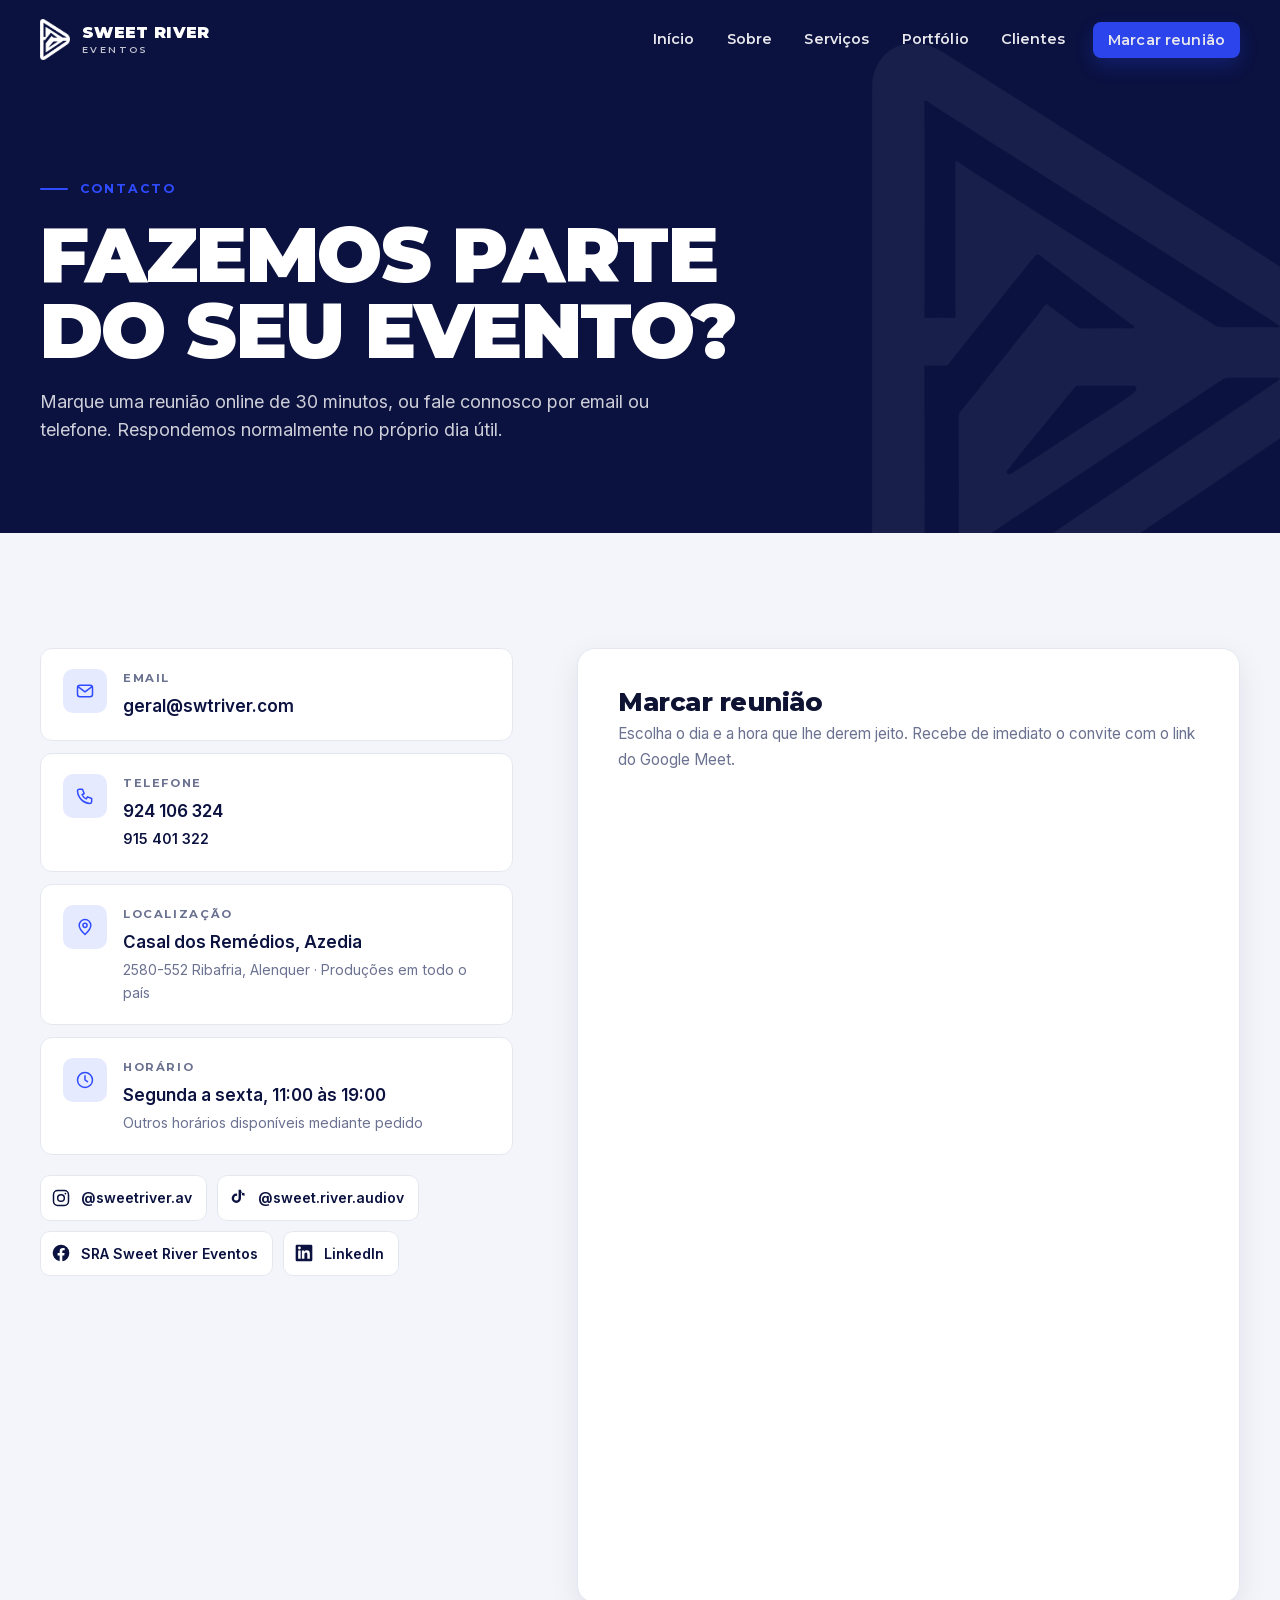
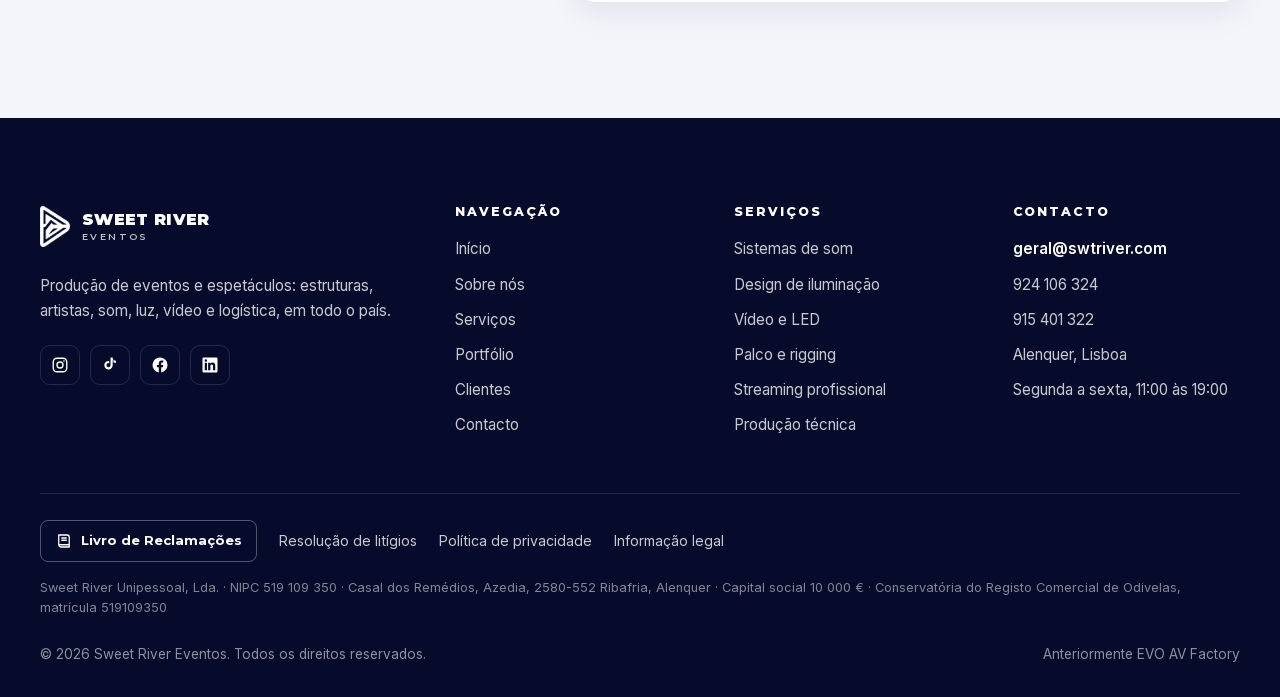
<file: contacto.html>
<!DOCTYPE html>
<html lang="pt">
<head>
  <meta charset="UTF-8" />
  <meta name="viewport" content="width=device-width, initial-scale=1.0" />
  <title>Contacto | Sweet River Eventos</title>
  <meta name="description" content="Marque uma reunião online com a Sweet River Eventos. Produção completa de eventos e espetáculos: estruturas, artistas, som, luz, vídeo e logística. Alenquer, Lisboa. 924 106 324 · geral@swtriver.com" />
  <link rel="canonical" href="https://swtriver.com/contacto.html" />
  <meta property="og:type" content="website" />
  <meta property="og:locale" content="pt_PT" />
  <meta property="og:site_name" content="Sweet River Eventos" />
  <meta property="og:title" content="Contacto | Sweet River Eventos" />
  <meta property="og:description" content="Fazemos parte do seu evento? Marque uma reunião online de 30 minutos." />
  <meta property="og:url" content="https://swtriver.com/contacto.html" />
  <meta property="og:image" content="https://swtriver.com/imagens/fotos/og-image.jpg" />
  <meta name="theme-color" content="#0b1240" />
  <link rel="icon" type="image/png" sizes="32x32" href="imagens/logo/favicon-32.png" />
  <link rel="icon" type="image/png" sizes="512x512" href="imagens/logo/favicon-512.png" />
  <link rel="apple-touch-icon" href="imagens/logo/apple-touch-icon.png" />
  <link rel="preload" href="assets/fonts/montserrat-latin.woff2" as="font" type="font/woff2" crossorigin />
  <link rel="preload" href="assets/fonts/inter-latin.woff2" as="font" type="font/woff2" crossorigin />
  <link rel="stylesheet" href="assets/css/fonts.css?v=20261106h" />
  <link rel="stylesheet" href="assets/css/style.css?v=20261106h" />
  <script>document.documentElement.classList.add('js');</script>
</head>
<body>
  <a class="skip-link" href="#conteudo">Saltar para o conteúdo</a>

  <nav class="nav" id="nav" aria-label="Navegação principal">
    <div class="container nav__row">
      <a href="index.html" class="brand" aria-label="Sweet River Eventos, início">
        <span class="brand__mark" aria-hidden="true"></span>
        <span class="brand__text"><span class="brand__name">Sweet River</span><span class="brand__sub">Eventos</span></span>
      </a>
      <button class="nav__toggle" id="navToggle" aria-expanded="false" aria-controls="navLinks" aria-label="Abrir menu"><span></span><span></span><span></span></button>
      <ul class="nav__links" id="navLinks">
        <li><a href="index.html">Início</a></li>
        <li><a href="index.html#sobre">Sobre</a></li>
        <li><a href="index.html#servicos">Serviços</a></li>
        <li><a href="portfolio.html">Portfólio</a></li>
        <li><a href="index.html#clientes">Clientes</a></li>
        <li><a href="#reuniao" class="btn btn--primary nav__cta" aria-current="page">Marcar reunião</a></li>
      </ul>
    </div>
  </nav>

  <main id="conteudo">
    <header class="page-head">
      <div class="container">
        <p class="eyebrow" data-reveal>Contacto</p>
        <h1 class="h-display" data-reveal style="--d:.06s">Fazemos parte do seu evento?</h1>
        <p class="lead" data-reveal style="--d:.12s">Marque uma reunião online de 30 minutos, ou fale connosco por email ou telefone. Respondemos normalmente no próprio dia útil.</p>
      </div>
    </header>

    <section class="section section--alt">
      <div class="container contact__grid">

        <div>
          <div class="info-list">
            <div class="info" data-reveal>
              <div class="info__icon" aria-hidden="true"><svg viewBox="0 0 24 24" fill="none"><rect x="3" y="5" width="18" height="14" rx="3" stroke="currentColor" stroke-width="1.8"/><path d="M4 7l8 6 8-6" stroke="currentColor" stroke-width="1.8" stroke-linecap="round" stroke-linejoin="round"/></svg></div>
              <div><span class="info__label">Email</span><a href="mailto:geral@swtriver.com">geral@swtriver.com</a></div>
            </div>
            <div class="info" data-reveal style="--d:.06s">
              <div class="info__icon" aria-hidden="true"><svg viewBox="0 0 24 24" fill="none"><path d="M5 4h4l2 5-2.5 1.5a11 11 0 0 0 5 5L15 13l5 2v4a2 2 0 0 1-2 2A16 16 0 0 1 3 6a2 2 0 0 1 2-2z" stroke="currentColor" stroke-width="1.8" stroke-linecap="round" stroke-linejoin="round"/></svg></div>
              <div><span class="info__label">Telefone</span><a href="tel:+351924106324">924 106 324</a><small><a href="tel:+351915401322">915 401 322</a></small></div>
            </div>
            <div class="info" data-reveal style="--d:.12s">
              <div class="info__icon" aria-hidden="true"><svg viewBox="0 0 24 24" fill="none"><path d="M12 21s7-6.2 7-11a7 7 0 1 0-14 0c0 4.8 7 11 7 11z" stroke="currentColor" stroke-width="1.8" stroke-linejoin="round"/><circle cx="12" cy="10" r="2.5" stroke="currentColor" stroke-width="1.8"/></svg></div>
              <div><span class="info__label">Localização</span><strong>Casal dos Remédios, Azedia</strong><small>2580-552 Ribafria, Alenquer · Produções em todo o país</small></div>
            </div>
            <div class="info" data-reveal style="--d:.18s">
              <div class="info__icon" aria-hidden="true"><svg viewBox="0 0 24 24" fill="none"><circle cx="12" cy="12" r="9" stroke="currentColor" stroke-width="1.8"/><path d="M12 7v5l3 2" stroke="currentColor" stroke-width="1.8" stroke-linecap="round" stroke-linejoin="round"/></svg></div>
              <div><span class="info__label">Horário</span><strong>Segunda a sexta, 11:00 às 19:00</strong><small>Outros horários disponíveis mediante pedido</small></div>
            </div>
          </div>

          <div class="socials" data-reveal style="--d:.24s" aria-label="Redes sociais">
            <a href="https://www.instagram.com/sweetriver.av/" target="_blank" rel="noopener"><svg viewBox="0 0 24 24" fill="none" aria-hidden="true"><rect x="3" y="3" width="18" height="18" rx="5" stroke="currentColor" stroke-width="1.8"/><circle cx="12" cy="12" r="4" stroke="currentColor" stroke-width="1.8"/><circle cx="17.3" cy="6.7" r="1.1" fill="currentColor"/></svg>@sweetriver.av</a>
            <a href="https://www.tiktok.com/@sweet.river.audiov" target="_blank" rel="noopener"><svg viewBox="0 0 24 24" fill="currentColor" aria-hidden="true"><path d="M16.6 5.8a4.3 4.3 0 0 1-1-.1v6.6a5.6 5.6 0 1 1-5.6-5.6c.3 0 .6 0 .9.1v2.9a2.7 2.7 0 1 0 1.8 2.6V2h2.9a4.3 4.3 0 0 0 4.3 4.3v2.9a7.2 7.2 0 0 1-3.3-.8z"/></svg>@sweet.river.audiov</a>
            <a href="https://www.facebook.com/search/pages/?q=SRA%20Sweet%20River%20Eventos" target="_blank" rel="noopener"><svg viewBox="0 0 24 24" fill="currentColor" aria-hidden="true"><path d="M22 12a10 10 0 1 0-11.6 9.9v-7H7.9V12h2.5V9.8c0-2.5 1.5-3.9 3.8-3.9 1.1 0 2.2.2 2.2.2v2.5h-1.3c-1.2 0-1.6.8-1.6 1.6V12h2.8l-.4 2.9h-2.3v7A10 10 0 0 0 22 12z"/></svg>SRA Sweet River Eventos</a>
            <a href="https://www.linkedin.com/search/results/companies/?keywords=SRA%20Sweet%20River%20Eventos" target="_blank" rel="noopener"><svg viewBox="0 0 24 24" fill="currentColor" aria-hidden="true"><path d="M20.4 2H3.6A1.6 1.6 0 0 0 2 3.6v16.8A1.6 1.6 0 0 0 3.6 22h16.8a1.6 1.6 0 0 0 1.6-1.6V3.6A1.6 1.6 0 0 0 20.4 2zM8 19H5V9h3zM6.5 7.7A1.7 1.7 0 1 1 8.2 6a1.7 1.7 0 0 1-1.7 1.7zM19 19h-3v-4.9c0-1.2 0-2.7-1.6-2.7s-1.9 1.3-1.9 2.6V19h-3V9h2.9v1.4a3.2 3.2 0 0 1 2.9-1.6c3.1 0 3.7 2 3.7 4.7z"/></svg>LinkedIn</a>
          </div>
        </div>

        <div class="booking-card" id="reuniao" data-reveal style="--d:.1s">
          <div class="booking-card__head">
            <h2>Marcar reunião</h2>
            <p>Escolha o dia e a hora que lhe derem jeito. Recebe de imediato o convite com o link do Google Meet.</p>
          </div>
          <iframe src="https://calendar.google.com/calendar/appointments/schedules/AcZssZ2dxiLxt9Z3PYQD8b67V5HNtiJbDsd3cSq2D1EoiRdAi0SQQ4Rsc4NX3Q77rBlpBlhRh99kxcdv?gv=true" title="Marcar reunião com a Sweet River Eventos" loading="lazy"></iframe>
        </div>

      </div>
    </section>

  </main>

  <footer class="footer">
    <div class="container">
      <div class="footer__grid">
        <div>
          <a href="index.html" class="brand" aria-label="Sweet River Eventos">
            <span class="brand__mark" aria-hidden="true"></span>
            <span class="brand__text"><span class="brand__name">Sweet River</span><span class="brand__sub">Eventos</span></span>
          </a>
          <p class="footer__tagline">Produção de eventos e espetáculos: estruturas, artistas, som, luz, vídeo e logística, em todo o país.</p>
          <div class="footer__social">
            <a href="https://www.instagram.com/sweetriver.av/" target="_blank" rel="noopener" aria-label="Instagram"><svg viewBox="0 0 24 24" fill="none" aria-hidden="true"><rect x="3" y="3" width="18" height="18" rx="5" stroke="currentColor" stroke-width="1.8"/><circle cx="12" cy="12" r="4" stroke="currentColor" stroke-width="1.8"/><circle cx="17.3" cy="6.7" r="1.1" fill="currentColor"/></svg></a>
            <a href="https://www.tiktok.com/@sweet.river.audiov" target="_blank" rel="noopener" aria-label="TikTok"><svg viewBox="0 0 24 24" fill="currentColor" aria-hidden="true"><path d="M16.6 5.8a4.3 4.3 0 0 1-1-.1v6.6a5.6 5.6 0 1 1-5.6-5.6c.3 0 .6 0 .9.1v2.9a2.7 2.7 0 1 0 1.8 2.6V2h2.9a4.3 4.3 0 0 0 4.3 4.3v2.9a7.2 7.2 0 0 1-3.3-.8z"/></svg></a>
            <a href="https://www.facebook.com/search/pages/?q=SRA%20Sweet%20River%20Eventos" target="_blank" rel="noopener" aria-label="Facebook"><svg viewBox="0 0 24 24" fill="currentColor" aria-hidden="true"><path d="M22 12a10 10 0 1 0-11.6 9.9v-7H7.9V12h2.5V9.8c0-2.5 1.5-3.9 3.8-3.9 1.1 0 2.2.2 2.2.2v2.5h-1.3c-1.2 0-1.6.8-1.6 1.6V12h2.8l-.4 2.9h-2.3v7A10 10 0 0 0 22 12z"/></svg></a>
            <a href="https://www.linkedin.com/search/results/companies/?keywords=SRA%20Sweet%20River%20Eventos" target="_blank" rel="noopener" aria-label="LinkedIn"><svg viewBox="0 0 24 24" fill="currentColor" aria-hidden="true"><path d="M20.4 2H3.6A1.6 1.6 0 0 0 2 3.6v16.8A1.6 1.6 0 0 0 3.6 22h16.8a1.6 1.6 0 0 0 1.6-1.6V3.6A1.6 1.6 0 0 0 20.4 2zM8 19H5V9h3zM6.5 7.7A1.7 1.7 0 1 1 8.2 6a1.7 1.7 0 0 1-1.7 1.7zM19 19h-3v-4.9c0-1.2 0-2.7-1.6-2.7s-1.9 1.3-1.9 2.6V19h-3V9h2.9v1.4a3.2 3.2 0 0 1 2.9-1.6c3.1 0 3.7 2 3.7 4.7z"/></svg></a>
          </div>
        </div>
        <div>
          <h4>Navegação</h4>
          <ul class="footer__links">
            <li><a href="index.html">Início</a></li>
            <li><a href="index.html#sobre">Sobre nós</a></li>
            <li><a href="index.html#servicos">Serviços</a></li>
            <li><a href="portfolio.html">Portfólio</a></li>
            <li><a href="index.html#clientes">Clientes</a></li>
            <li><a href="contacto.html">Contacto</a></li>
          </ul>
        </div>
        <div>
          <h4>Serviços</h4>
          <ul class="footer__links">
            <li><a href="index.html#servicos">Sistemas de som</a></li>
            <li><a href="index.html#servicos">Design de iluminação</a></li>
            <li><a href="index.html#servicos">Vídeo e LED</a></li>
            <li><a href="index.html#servicos">Palco e rigging</a></li>
            <li><a href="index.html#servicos">Streaming profissional</a></li>
            <li><a href="index.html#servicos">Produção técnica</a></li>
          </ul>
        </div>
        <div>
          <h4>Contacto</h4>
          <ul class="footer__links">
            <li><a href="mailto:geral@swtriver.com"><strong>geral@swtriver.com</strong></a></li>
            <li><a href="tel:+351924106324">924 106 324</a></li>
            <li><a href="tel:+351915401322">915 401 322</a></li>
            <li>Alenquer, Lisboa</li>
            <li>Segunda a sexta, 11:00 às 19:00</li>
          </ul>
        </div>
      </div>
      <div class="footer__legal">
        <ul class="footer__legal-links">
          <li><a class="footer__lr" href="https://www.livroreclamacoes.pt/" target="_blank" rel="noopener"><svg viewBox="0 0 24 24" fill="none" aria-hidden="true"><path d="M5 4h11a3 3 0 0 1 3 3v13H8a3 3 0 0 1-3-3V4zM5 17h14M9 8h6M9 11h6" stroke="currentColor" stroke-width="1.7" stroke-linecap="round" stroke-linejoin="round"/></svg>Livro de Reclamações</a></li>
          <li><a href="legal.html#ral">Resolução de litígios</a></li>
          <li><a href="legal.html#privacidade">Política de privacidade</a></li>
          <li><a href="legal.html">Informação legal</a></li>
        </ul>
        <p>Sweet River Unipessoal, Lda. · NIPC 519 109 350 · Casal dos Remédios, Azedia, 2580-552 Ribafria, Alenquer · Capital social 10 000 € · Conservatória do Registo Comercial de Odivelas, matrícula 519109350</p>
      </div>
      <div class="footer__bottom">
        <span>© <span data-year>2026</span> Sweet River Eventos. Todos os direitos reservados.</span>
        <span>Anteriormente EVO AV Factory</span>
      </div>
    </div>
  </footer>

  <script src="assets/js/main.js?v=20261106h" defer></script>
</body>
</html>
</file>
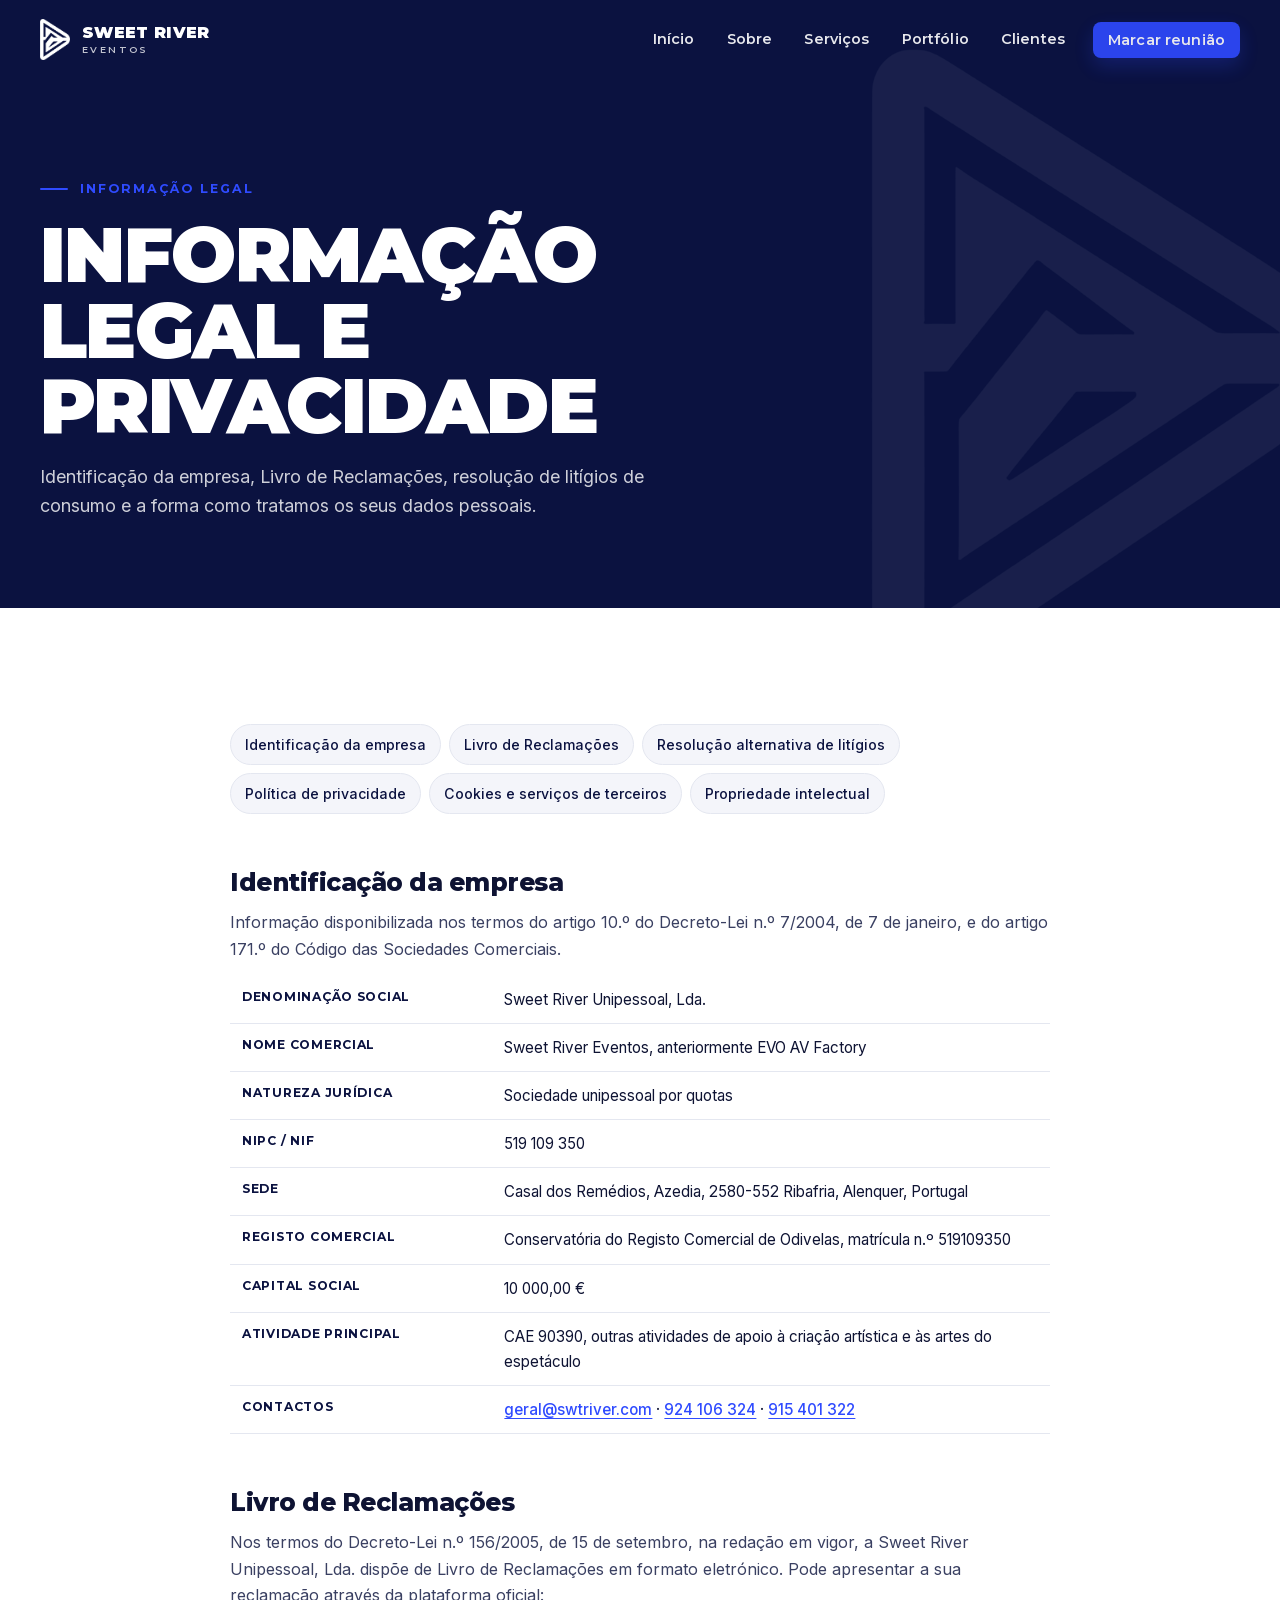
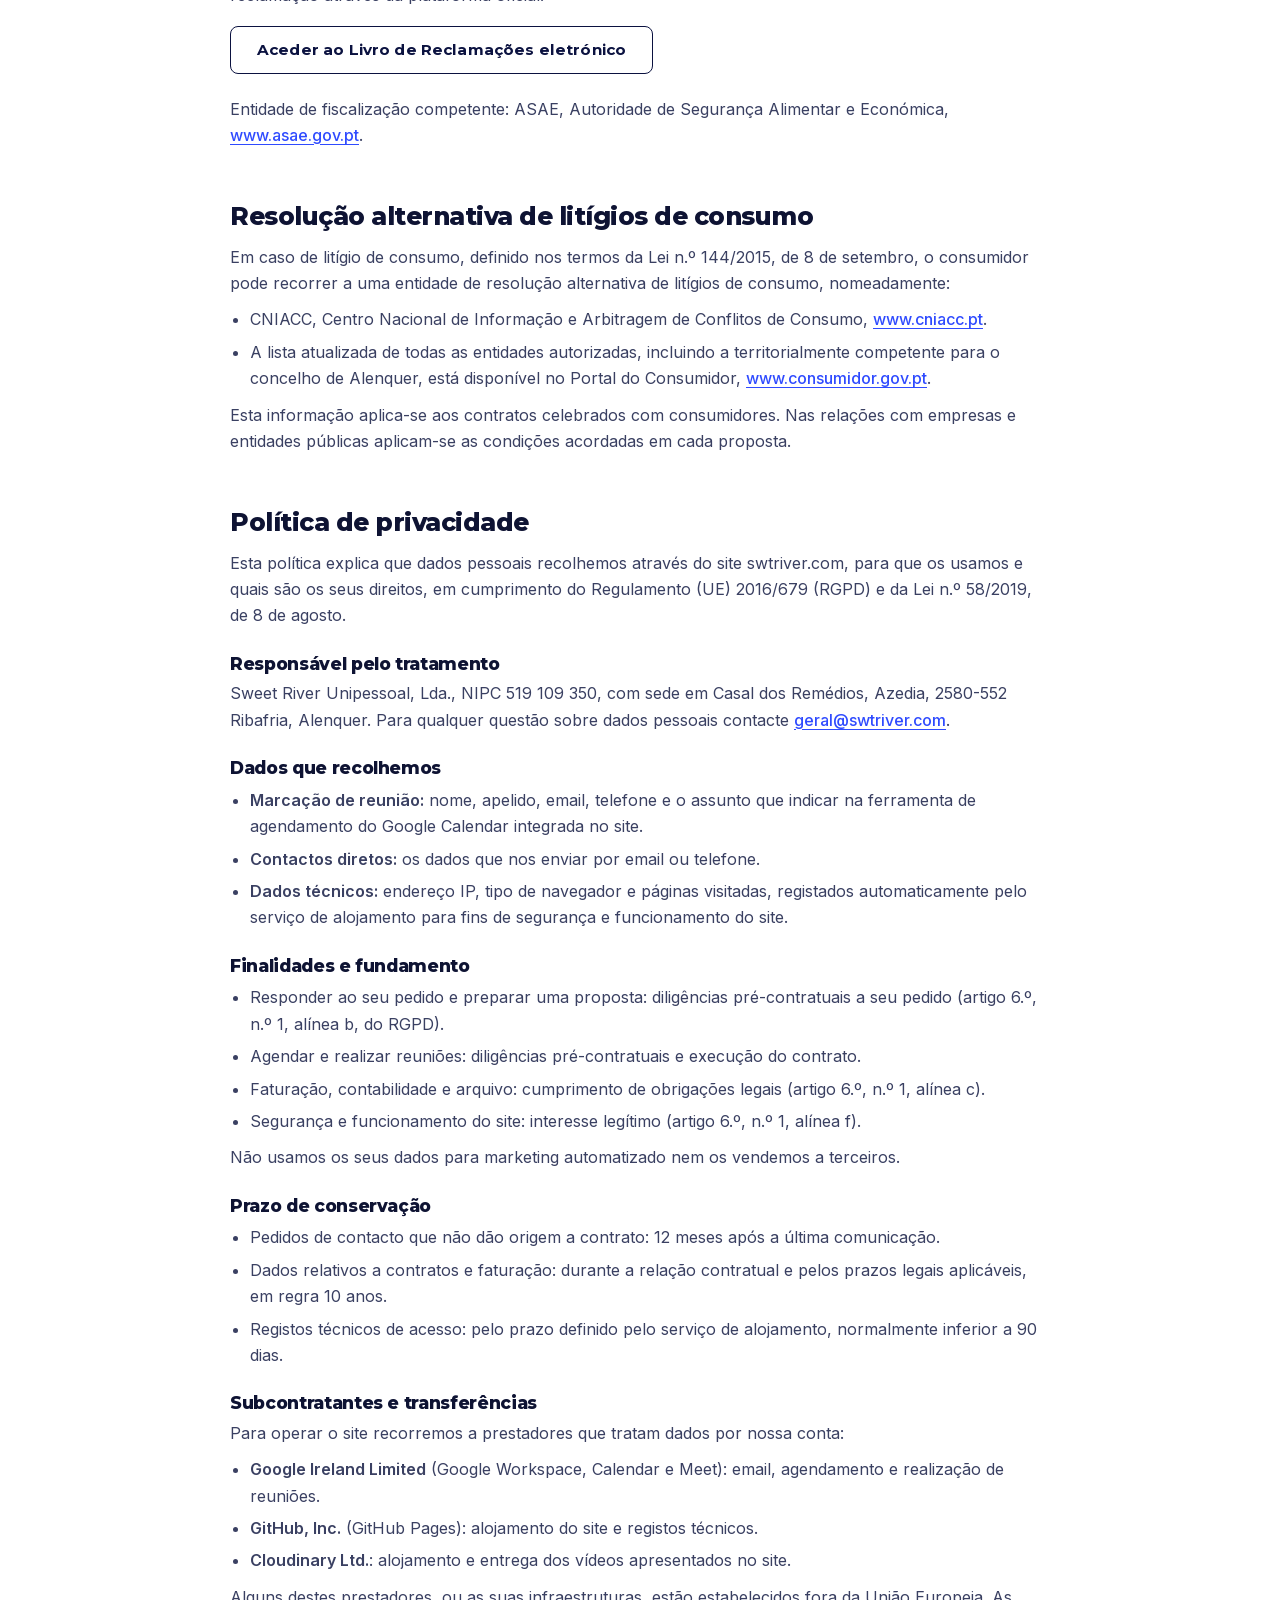
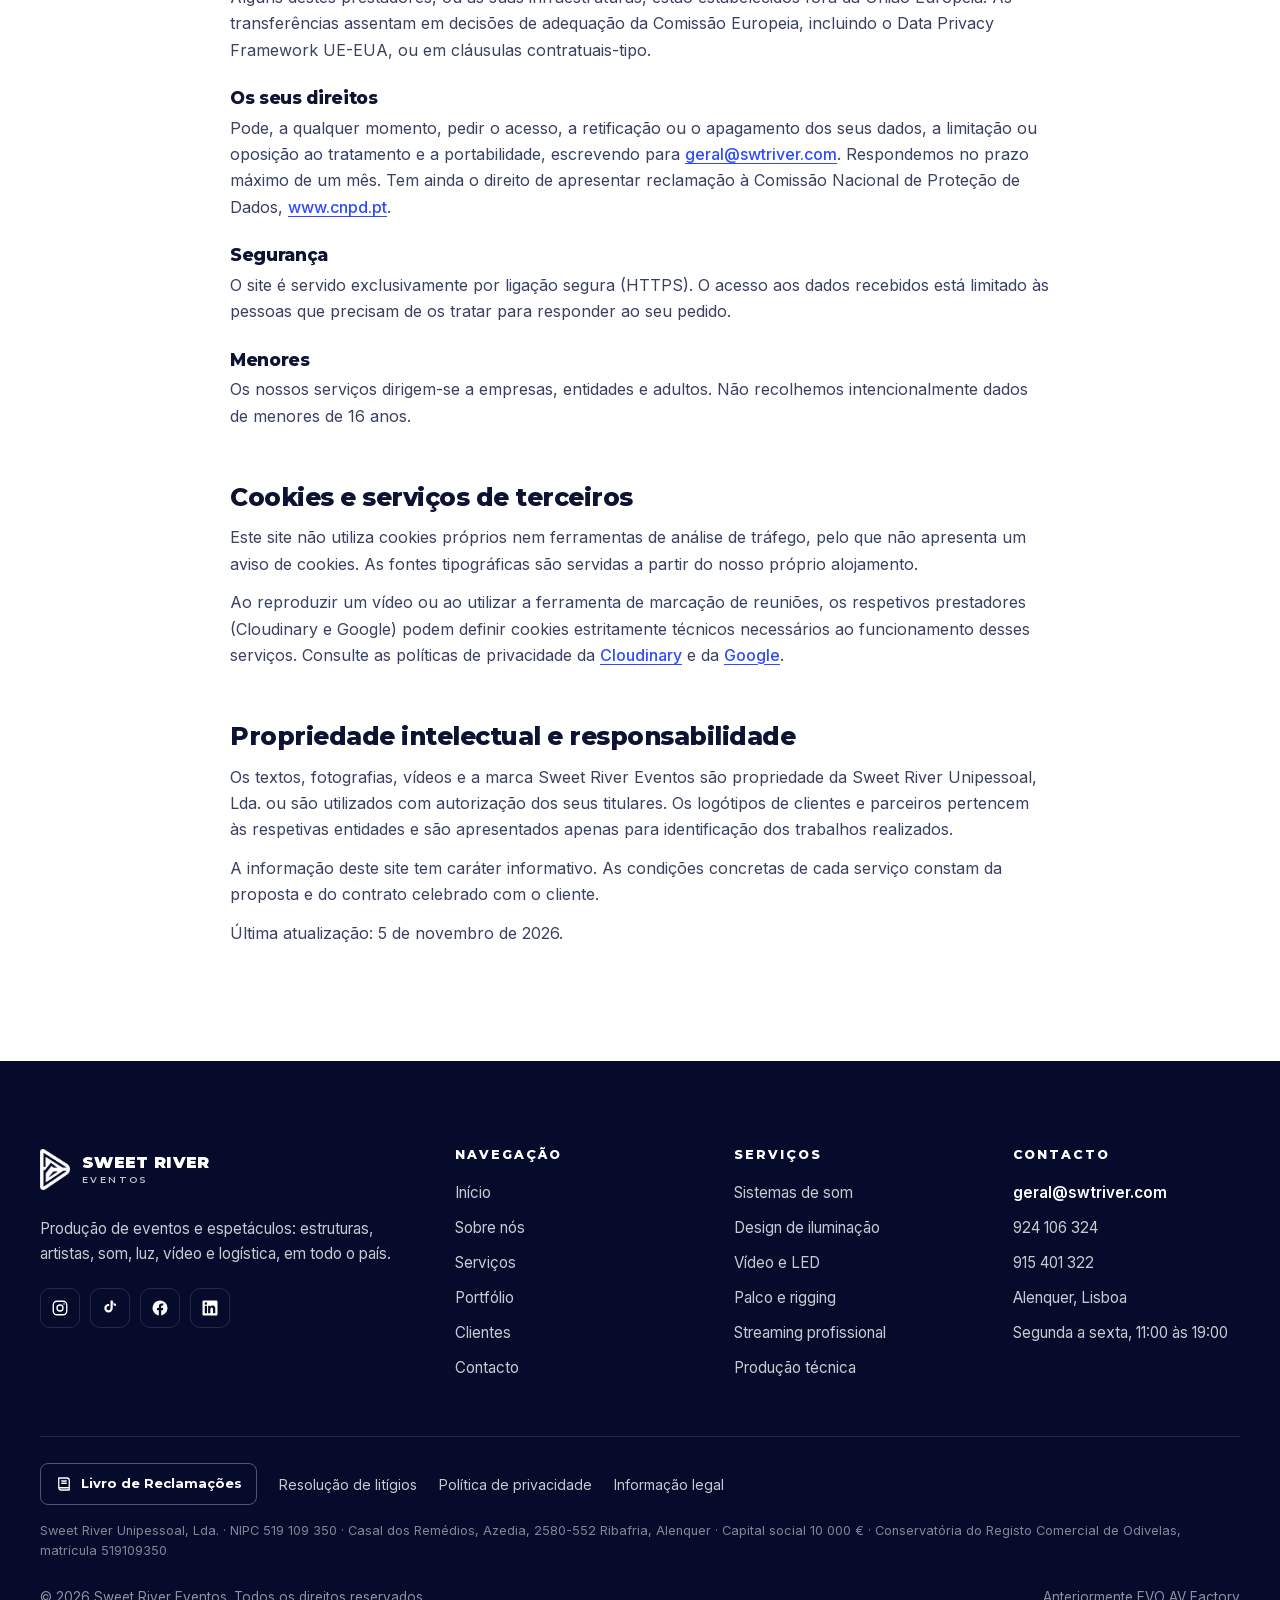
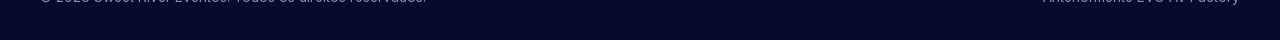
<file: legal.html>
<!DOCTYPE html>
<html lang="pt">
<head>
  <meta charset="UTF-8" />
  <meta name="viewport" content="width=device-width, initial-scale=1.0" />
  <title>Informação legal e privacidade | Sweet River Eventos</title>
  <meta name="description" content="Identificação da empresa, Livro de Reclamações, resolução alternativa de litígios, política de privacidade e cookies do site da Sweet River Eventos." />
  <link rel="canonical" href="https://swtriver.com/legal.html" />
  <meta name="robots" content="noindex, follow" />
  <meta name="theme-color" content="#0b1240" />
  <link rel="icon" type="image/png" sizes="32x32" href="imagens/logo/favicon-32.png" />
  <link rel="icon" type="image/png" sizes="512x512" href="imagens/logo/favicon-512.png" />
  <link rel="apple-touch-icon" href="imagens/logo/apple-touch-icon.png" />
  <link rel="preload" href="assets/fonts/montserrat-latin.woff2" as="font" type="font/woff2" crossorigin />
  <link rel="preload" href="assets/fonts/inter-latin.woff2" as="font" type="font/woff2" crossorigin />
  <link rel="stylesheet" href="assets/css/fonts.css?v=20261106h" />
  <link rel="stylesheet" href="assets/css/style.css?v=20261106h" />
  <script>document.documentElement.classList.add('js');</script>
</head>
<body>
  <a class="skip-link" href="#conteudo">Saltar para o conteúdo</a>

  <nav class="nav" id="nav" aria-label="Navegação principal">
    <div class="container nav__row">
      <a href="index.html" class="brand" aria-label="Sweet River Eventos, início">
        <span class="brand__mark" aria-hidden="true"></span>
        <span class="brand__text"><span class="brand__name">Sweet River</span><span class="brand__sub">Eventos</span></span>
      </a>
      <button class="nav__toggle" id="navToggle" aria-expanded="false" aria-controls="navLinks" aria-label="Abrir menu"><span></span><span></span><span></span></button>
      <ul class="nav__links" id="navLinks">
        <li><a href="index.html">Início</a></li>
        <li><a href="index.html#sobre">Sobre</a></li>
        <li><a href="index.html#servicos">Serviços</a></li>
        <li><a href="portfolio.html">Portfólio</a></li>
        <li><a href="index.html#clientes">Clientes</a></li>
        <li><a href="contacto.html#reuniao" class="btn btn--primary nav__cta">Marcar reunião</a></li>
      </ul>
    </div>
  </nav>

  <main id="conteudo">
    <header class="page-head">
      <div class="container">
        <p class="eyebrow" data-reveal>Informação legal</p>
        <h1 class="h-display" data-reveal style="--d:.06s">Informação legal e privacidade</h1>
        <p class="lead" data-reveal style="--d:.12s">Identificação da empresa, Livro de Reclamações, resolução de litígios de consumo e a forma como tratamos os seus dados pessoais.</p>
      </div>
    </header>

    <section class="section">
      <div class="container legal">
        <ul class="legal__toc" aria-label="Índice">
          <li><a href="#identificacao">Identificação da empresa</a></li>
          <li><a href="#reclamacoes">Livro de Reclamações</a></li>
          <li><a href="#ral">Resolução alternativa de litígios</a></li>
          <li><a href="#privacidade">Política de privacidade</a></li>
          <li><a href="#cookies">Cookies e serviços de terceiros</a></li>
          <li><a href="#propriedade">Propriedade intelectual</a></li>
        </ul>

        <h2 id="identificacao">Identificação da empresa</h2>
        <p>Informação disponibilizada nos termos do artigo 10.º do Decreto-Lei n.º 7/2004, de 7 de janeiro, e do artigo 171.º do Código das Sociedades Comerciais.</p>
        <table>
          <tbody>
            <tr><th scope="row">Denominação social</th><td>Sweet River Unipessoal, Lda.</td></tr>
            <tr><th scope="row">Nome comercial</th><td>Sweet River Eventos, anteriormente EVO AV Factory</td></tr>
            <tr><th scope="row">Natureza jurídica</th><td>Sociedade unipessoal por quotas</td></tr>
            <tr><th scope="row">NIPC / NIF</th><td>519 109 350</td></tr>
            <tr><th scope="row">Sede</th><td>Casal dos Remédios, Azedia, 2580-552 Ribafria, Alenquer, Portugal</td></tr>
            <tr><th scope="row">Registo comercial</th><td>Conservatória do Registo Comercial de Odivelas, matrícula n.º 519109350</td></tr>
            <tr><th scope="row">Capital social</th><td>10 000,00 €</td></tr>
            <tr><th scope="row">Atividade principal</th><td>CAE 90390, outras atividades de apoio à criação artística e às artes do espetáculo</td></tr>
            <tr><th scope="row">Contactos</th><td><a href="mailto:geral@swtriver.com">geral@swtriver.com</a> · <a href="tel:+351924106324">924 106 324</a> · <a href="tel:+351915401322">915 401 322</a></td></tr>
          </tbody>
        </table>

        <h2 id="reclamacoes">Livro de Reclamações</h2>
        <p>Nos termos do Decreto-Lei n.º 156/2005, de 15 de setembro, na redação em vigor, a Sweet River Unipessoal, Lda. dispõe de Livro de Reclamações em formato eletrónico. Pode apresentar a sua reclamação através da plataforma oficial:</p>
        <p><a class="btn btn--outline" href="https://www.livroreclamacoes.pt/" target="_blank" rel="noopener">Aceder ao Livro de Reclamações eletrónico</a></p>
        <p>Entidade de fiscalização competente: ASAE, Autoridade de Segurança Alimentar e Económica, <a href="https://www.asae.gov.pt/" target="_blank" rel="noopener">www.asae.gov.pt</a>.</p>

        <h2 id="ral">Resolução alternativa de litígios de consumo</h2>
        <p>Em caso de litígio de consumo, definido nos termos da Lei n.º 144/2015, de 8 de setembro, o consumidor pode recorrer a uma entidade de resolução alternativa de litígios de consumo, nomeadamente:</p>
        <ul>
          <li>CNIACC, Centro Nacional de Informação e Arbitragem de Conflitos de Consumo, <a href="https://www.cniacc.pt/" target="_blank" rel="noopener">www.cniacc.pt</a>.</li>
          <li>A lista atualizada de todas as entidades autorizadas, incluindo a territorialmente competente para o concelho de Alenquer, está disponível no Portal do Consumidor, <a href="https://www.consumidor.gov.pt/" target="_blank" rel="noopener">www.consumidor.gov.pt</a>.</li>
        </ul>
        <p>Esta informação aplica-se aos contratos celebrados com consumidores. Nas relações com empresas e entidades públicas aplicam-se as condições acordadas em cada proposta.</p>

        <h2 id="privacidade">Política de privacidade</h2>
        <p>Esta política explica que dados pessoais recolhemos através do site swtriver.com, para que os usamos e quais são os seus direitos, em cumprimento do Regulamento (UE) 2016/679 (RGPD) e da Lei n.º 58/2019, de 8 de agosto.</p>

        <h3>Responsável pelo tratamento</h3>
        <p>Sweet River Unipessoal, Lda., NIPC 519 109 350, com sede em Casal dos Remédios, Azedia, 2580-552 Ribafria, Alenquer. Para qualquer questão sobre dados pessoais contacte <a href="mailto:geral@swtriver.com">geral@swtriver.com</a>.</p>

        <h3>Dados que recolhemos</h3>
        <ul>
          <li><strong>Marcação de reunião:</strong> nome, apelido, email, telefone e o assunto que indicar na ferramenta de agendamento do Google Calendar integrada no site.</li>
          <li><strong>Contactos diretos:</strong> os dados que nos enviar por email ou telefone.</li>
          <li><strong>Dados técnicos:</strong> endereço IP, tipo de navegador e páginas visitadas, registados automaticamente pelo serviço de alojamento para fins de segurança e funcionamento do site.</li>
        </ul>

        <h3>Finalidades e fundamento</h3>
        <ul>
          <li>Responder ao seu pedido e preparar uma proposta: diligências pré-contratuais a seu pedido (artigo 6.º, n.º 1, alínea b, do RGPD).</li>
          <li>Agendar e realizar reuniões: diligências pré-contratuais e execução do contrato.</li>
          <li>Faturação, contabilidade e arquivo: cumprimento de obrigações legais (artigo 6.º, n.º 1, alínea c).</li>
          <li>Segurança e funcionamento do site: interesse legítimo (artigo 6.º, n.º 1, alínea f).</li>
        </ul>
        <p>Não usamos os seus dados para marketing automatizado nem os vendemos a terceiros.</p>

        <h3>Prazo de conservação</h3>
        <ul>
          <li>Pedidos de contacto que não dão origem a contrato: 12 meses após a última comunicação.</li>
          <li>Dados relativos a contratos e faturação: durante a relação contratual e pelos prazos legais aplicáveis, em regra 10 anos.</li>
          <li>Registos técnicos de acesso: pelo prazo definido pelo serviço de alojamento, normalmente inferior a 90 dias.</li>
        </ul>

        <h3>Subcontratantes e transferências</h3>
        <p>Para operar o site recorremos a prestadores que tratam dados por nossa conta:</p>
        <ul>
          <li><strong>Google Ireland Limited</strong> (Google Workspace, Calendar e Meet): email, agendamento e realização de reuniões.</li>
          <li><strong>GitHub, Inc.</strong> (GitHub Pages): alojamento do site e registos técnicos.</li>
          <li><strong>Cloudinary Ltd.</strong>: alojamento e entrega dos vídeos apresentados no site.</li>
        </ul>
        <p>Alguns destes prestadores, ou as suas infraestruturas, estão estabelecidos fora da União Europeia. As transferências assentam em decisões de adequação da Comissão Europeia, incluindo o Data Privacy Framework UE-EUA, ou em cláusulas contratuais-tipo.</p>

        <h3>Os seus direitos</h3>
        <p>Pode, a qualquer momento, pedir o acesso, a retificação ou o apagamento dos seus dados, a limitação ou oposição ao tratamento e a portabilidade, escrevendo para <a href="mailto:geral@swtriver.com">geral@swtriver.com</a>. Respondemos no prazo máximo de um mês. Tem ainda o direito de apresentar reclamação à Comissão Nacional de Proteção de Dados, <a href="https://www.cnpd.pt/" target="_blank" rel="noopener">www.cnpd.pt</a>.</p>

        <h3>Segurança</h3>
        <p>O site é servido exclusivamente por ligação segura (HTTPS). O acesso aos dados recebidos está limitado às pessoas que precisam de os tratar para responder ao seu pedido.</p>

        <h3>Menores</h3>
        <p>Os nossos serviços dirigem-se a empresas, entidades e adultos. Não recolhemos intencionalmente dados de menores de 16 anos.</p>

        <h2 id="cookies">Cookies e serviços de terceiros</h2>
        <p>Este site não utiliza cookies próprios nem ferramentas de análise de tráfego, pelo que não apresenta um aviso de cookies. As fontes tipográficas são servidas a partir do nosso próprio alojamento.</p>
        <p>Ao reproduzir um vídeo ou ao utilizar a ferramenta de marcação de reuniões, os respetivos prestadores (Cloudinary e Google) podem definir cookies estritamente técnicos necessários ao funcionamento desses serviços. Consulte as políticas de privacidade da <a href="https://cloudinary.com/privacy" target="_blank" rel="noopener">Cloudinary</a> e da <a href="https://policies.google.com/privacy" target="_blank" rel="noopener">Google</a>.</p>

        <h2 id="propriedade">Propriedade intelectual e responsabilidade</h2>
        <p>Os textos, fotografias, vídeos e a marca Sweet River Eventos são propriedade da Sweet River Unipessoal, Lda. ou são utilizados com autorização dos seus titulares. Os logótipos de clientes e parceiros pertencem às respetivas entidades e são apresentados apenas para identificação dos trabalhos realizados.</p>
        <p>A informação deste site tem caráter informativo. As condições concretas de cada serviço constam da proposta e do contrato celebrado com o cliente.</p>

        <p class="legal__updated">Última atualização: 5 de novembro de 2026.</p>
      </div>
    </section>
  </main>

  <footer class="footer">
    <div class="container">
      <div class="footer__grid">
        <div>
          <a href="index.html" class="brand" aria-label="Sweet River Eventos">
            <span class="brand__mark" aria-hidden="true"></span>
            <span class="brand__text"><span class="brand__name">Sweet River</span><span class="brand__sub">Eventos</span></span>
          </a>
          <p class="footer__tagline">Produção de eventos e espetáculos: estruturas, artistas, som, luz, vídeo e logística, em todo o país.</p>
          <div class="footer__social">
            <a href="https://www.instagram.com/sweetriver.av/" target="_blank" rel="noopener" aria-label="Instagram"><svg viewBox="0 0 24 24" fill="none" aria-hidden="true"><rect x="3" y="3" width="18" height="18" rx="5" stroke="currentColor" stroke-width="1.8"/><circle cx="12" cy="12" r="4" stroke="currentColor" stroke-width="1.8"/><circle cx="17.3" cy="6.7" r="1.1" fill="currentColor"/></svg></a>
            <a href="https://www.tiktok.com/@sweet.river.audiov" target="_blank" rel="noopener" aria-label="TikTok"><svg viewBox="0 0 24 24" fill="currentColor" aria-hidden="true"><path d="M16.6 5.8a4.3 4.3 0 0 1-1-.1v6.6a5.6 5.6 0 1 1-5.6-5.6c.3 0 .6 0 .9.1v2.9a2.7 2.7 0 1 0 1.8 2.6V2h2.9a4.3 4.3 0 0 0 4.3 4.3v2.9a7.2 7.2 0 0 1-3.3-.8z"/></svg></a>
            <a href="https://www.facebook.com/search/pages/?q=SRA%20Sweet%20River%20Eventos" target="_blank" rel="noopener" aria-label="Facebook"><svg viewBox="0 0 24 24" fill="currentColor" aria-hidden="true"><path d="M22 12a10 10 0 1 0-11.6 9.9v-7H7.9V12h2.5V9.8c0-2.5 1.5-3.9 3.8-3.9 1.1 0 2.2.2 2.2.2v2.5h-1.3c-1.2 0-1.6.8-1.6 1.6V12h2.8l-.4 2.9h-2.3v7A10 10 0 0 0 22 12z"/></svg></a>
            <a href="https://www.linkedin.com/search/results/companies/?keywords=SRA%20Sweet%20River%20Eventos" target="_blank" rel="noopener" aria-label="LinkedIn"><svg viewBox="0 0 24 24" fill="currentColor" aria-hidden="true"><path d="M20.4 2H3.6A1.6 1.6 0 0 0 2 3.6v16.8A1.6 1.6 0 0 0 3.6 22h16.8a1.6 1.6 0 0 0 1.6-1.6V3.6A1.6 1.6 0 0 0 20.4 2zM8 19H5V9h3zM6.5 7.7A1.7 1.7 0 1 1 8.2 6a1.7 1.7 0 0 1-1.7 1.7zM19 19h-3v-4.9c0-1.2 0-2.7-1.6-2.7s-1.9 1.3-1.9 2.6V19h-3V9h2.9v1.4a3.2 3.2 0 0 1 2.9-1.6c3.1 0 3.7 2 3.7 4.7z"/></svg></a>
          </div>
        </div>
        <div>
          <h4>Navegação</h4>
          <ul class="footer__links">
            <li><a href="index.html">Início</a></li>
            <li><a href="index.html#sobre">Sobre nós</a></li>
            <li><a href="index.html#servicos">Serviços</a></li>
            <li><a href="portfolio.html">Portfólio</a></li>
            <li><a href="index.html#clientes">Clientes</a></li>
            <li><a href="contacto.html">Contacto</a></li>
          </ul>
        </div>
        <div>
          <h4>Serviços</h4>
          <ul class="footer__links">
            <li><a href="index.html#servicos">Sistemas de som</a></li>
            <li><a href="index.html#servicos">Design de iluminação</a></li>
            <li><a href="index.html#servicos">Vídeo e LED</a></li>
            <li><a href="index.html#servicos">Palco e rigging</a></li>
            <li><a href="index.html#servicos">Streaming profissional</a></li>
            <li><a href="index.html#servicos">Produção técnica</a></li>
          </ul>
        </div>
        <div>
          <h4>Contacto</h4>
          <ul class="footer__links">
            <li><a href="mailto:geral@swtriver.com"><strong>geral@swtriver.com</strong></a></li>
            <li><a href="tel:+351924106324">924 106 324</a></li>
            <li><a href="tel:+351915401322">915 401 322</a></li>
            <li>Alenquer, Lisboa</li>
            <li>Segunda a sexta, 11:00 às 19:00</li>
          </ul>
        </div>
      </div>
      <div class="footer__legal">
        <ul class="footer__legal-links">
          <li><a class="footer__lr" href="https://www.livroreclamacoes.pt/" target="_blank" rel="noopener"><svg viewBox="0 0 24 24" fill="none" aria-hidden="true"><path d="M5 4h11a3 3 0 0 1 3 3v13H8a3 3 0 0 1-3-3V4zM5 17h14M9 8h6M9 11h6" stroke="currentColor" stroke-width="1.7" stroke-linecap="round" stroke-linejoin="round"/></svg>Livro de Reclamações</a></li>
          <li><a href="legal.html#ral">Resolução de litígios</a></li>
          <li><a href="legal.html#privacidade">Política de privacidade</a></li>
          <li><a href="legal.html">Informação legal</a></li>
        </ul>
        <p>Sweet River Unipessoal, Lda. · NIPC 519 109 350 · Casal dos Remédios, Azedia, 2580-552 Ribafria, Alenquer · Capital social 10 000 € · Conservatória do Registo Comercial de Odivelas, matrícula 519109350</p>
      </div>
      <div class="footer__bottom">
        <span>© <span data-year>2026</span> Sweet River Eventos. Todos os direitos reservados.</span>
        <span>Anteriormente EVO AV Factory</span>
      </div>
    </div>
  </footer>

  <script src="assets/js/main.js?v=20261106h" defer></script>
</body>
</html>
</file>
<file: assets/css/fonts.css>
/* Fontes alojadas localmente (Montserrat e Inter, licença OFL) */
@font-face { font-family: 'Inter'; font-style: normal; font-weight: 400 600; font-display: swap; src: url('../fonts/inter-latin-ext.woff2') format('woff2'); unicode-range: U+0100-02BA, U+02BD-02C5, U+02C7-02CC, U+02CE-02D7, U+02DD-02FF, U+0304, U+0308, U+0329, U+1D00-1DBF, U+1E00-1E9F, U+1EF2-1EFF, U+2020, U+20A0-20AB, U+20AD-20C4, U+2113, U+2C60-2C7F, U+A720-A7FF; }
@font-face { font-family: 'Inter'; font-style: normal; font-weight: 400 600; font-display: swap; src: url('../fonts/inter-latin.woff2') format('woff2'); unicode-range: U+0000-00FF, U+0131, U+0152-0153, U+02BB-02BC, U+02C6, U+02DA, U+02DC, U+0304, U+0308, U+0329, U+2000-206F, U+20AC, U+2122, U+2191, U+2193, U+2212, U+2215, U+FEFF, U+FFFD; }
@font-face { font-family: 'Montserrat'; font-style: normal; font-weight: 600 900; font-display: swap; src: url('../fonts/montserrat-latin-ext.woff2') format('woff2'); unicode-range: U+0100-02BA, U+02BD-02C5, U+02C7-02CC, U+02CE-02D7, U+02DD-02FF, U+0304, U+0308, U+0329, U+1D00-1DBF, U+1E00-1E9F, U+1EF2-1EFF, U+2020, U+20A0-20AB, U+20AD-20C4, U+2113, U+2C60-2C7F, U+A720-A7FF; }
@font-face { font-family: 'Montserrat'; font-style: normal; font-weight: 600 900; font-display: swap; src: url('../fonts/montserrat-latin.woff2') format('woff2'); unicode-range: U+0000-00FF, U+0131, U+0152-0153, U+02BB-02BC, U+02C6, U+02DA, U+02DC, U+0304, U+0308, U+0329, U+2000-206F, U+20AC, U+2122, U+2191, U+2193, U+2212, U+2215, U+FEFF, U+FFFD; }
</file>
<file: assets/css/style.css>
/* ==========================================================================
   Sweet River Eventos — folha de estilos partilhada
   ========================================================================== */

:root {
  --navy: #0b1240;
  --navy-900: #070b2b;
  --navy-700: #141c55;
  --blue: #2f4bff;
  --blue-600: #2238d6;
  --blue-100: #e6eaff;
  --ink: #0e1333;
  --ink-2: #3a4062;
  --muted: #6b7190;
  --bg: #ffffff;
  --bg-2: #f4f5fa;
  --line: #e4e7f0;
  --line-dark: rgba(255, 255, 255, 0.12);
  --white: #ffffff;

  --font-d: 'Montserrat', 'Helvetica Neue', Arial, sans-serif;
  --font-b: 'Inter', 'Helvetica Neue', Arial, sans-serif;

  --container: 1200px;
  --gutter: clamp(20px, 4vw, 40px);
  --section: clamp(72px, 9vw, 128px);
  --r: 12px;
  --r-lg: 18px;
  --ease: cubic-bezier(0.2, 0.7, 0.2, 1);
  --shadow: 0 10px 30px rgba(11, 18, 64, 0.08);
  --shadow-lg: 0 24px 60px rgba(11, 18, 64, 0.16);
}

/* ---------- Reset ---------- */
*, *::before, *::after { box-sizing: border-box; margin: 0; padding: 0; }
html { scroll-behavior: smooth; scroll-padding-top: 88px; -webkit-text-size-adjust: 100%; }
body {
  font-family: var(--font-b);
  font-size: 17px;
  line-height: 1.65;
  color: var(--ink);
  background: var(--bg);
  -webkit-font-smoothing: antialiased;
  overflow-x: hidden;
  overflow-x: clip;
}
img, video { display: block; max-width: 100%; }
img { height: auto; }
a { color: inherit; text-decoration: none; }
ul { list-style: none; }
button { font: inherit; color: inherit; background: none; border: 0; cursor: pointer; }
input, select, textarea { font: inherit; color: inherit; }
:focus-visible { outline: 3px solid var(--blue); outline-offset: 3px; border-radius: 4px; }
::selection { background: var(--blue); color: #fff; }

.skip-link {
  position: absolute; left: 16px; top: -60px; z-index: 1000;
  background: var(--blue); color: #fff; padding: 10px 16px; border-radius: 8px; font-weight: 600;
  transition: top .2s;
}
.skip-link:focus { top: 16px; }

/* ---------- Typography ---------- */
h1, h2, h3, h4 { font-family: var(--font-d); font-weight: 800; line-height: 1.02; letter-spacing: -0.02em; color: var(--ink); }
.h-display { font-size: clamp(2.5rem, 6.2vw, 4.8rem); font-weight: 900; text-transform: uppercase; line-height: 0.98; }
.h-section { font-size: clamp(1.9rem, 3.6vw, 2.9rem); }
.h-card { font-size: 1.25rem; font-weight: 800; line-height: 1.2; }
.lead { font-size: clamp(1.05rem, 1.4vw, 1.25rem); color: var(--ink-2); line-height: 1.6; }
.eyebrow {
  display: inline-flex; align-items: center; gap: 12px;
  font-family: var(--font-d); font-size: 0.78rem; font-weight: 700; letter-spacing: 0.16em; text-transform: uppercase;
  color: var(--blue); margin-bottom: 18px;
}
.eyebrow::before { content: ""; width: 28px; height: 2px; background: currentColor; border-radius: 2px; }
.on-dark h1, .on-dark h2, .on-dark h3 { color: #fff; }
.on-dark .lead, .on-dark p { color: rgba(255, 255, 255, 0.78); }
.on-dark .eyebrow { color: #8fa0ff; }

/* ---------- Layout ---------- */
.container { width: min(100% - 2 * var(--gutter), var(--container)); margin-inline: auto; }
.section { padding-block: var(--section); }
.section--tight { padding-block: clamp(56px, 7vw, 96px); }
.section--alt { background: var(--bg-2); }
.section--dark { background: var(--navy); color: #fff; }
.section-head { max-width: 720px; margin-bottom: clamp(40px, 5vw, 64px); }
.section-head--center { margin-inline: auto; text-align: center; }
.section-head--center .eyebrow { justify-content: center; }
.section-head p { margin-top: 16px; }
.section-head--row { display: flex; align-items: flex-end; justify-content: space-between; gap: 32px; max-width: none; }
.section-head--row > div { max-width: 720px; }

/* ---------- Buttons ---------- */
.btn {
  display: inline-flex; align-items: center; justify-content: center; gap: 10px;
  padding: 15px 26px; border-radius: 8px;
  font-family: var(--font-d); font-weight: 700; font-size: 0.95rem; letter-spacing: 0.01em; line-height: 1;
  border: 1.5px solid transparent; transition: background-color .25s var(--ease), color .25s var(--ease), border-color .25s var(--ease), transform .25s var(--ease), box-shadow .25s var(--ease);
  white-space: nowrap;
}
.btn svg { width: 18px; height: 18px; flex: none; transition: transform .25s var(--ease); }
.btn:hover svg { transform: translateX(3px); }
.btn--primary { background: var(--blue); color: #fff; box-shadow: 0 8px 20px rgba(47, 75, 255, 0.25); }
.btn--primary:hover { background: var(--blue-600); transform: translateY(-1px); }
.btn--ghost { border-color: rgba(255, 255, 255, 0.4); color: #fff; }
.btn--ghost:hover { border-color: #fff; background: rgba(255, 255, 255, 0.08); }
.btn--outline { border-color: var(--navy); color: var(--navy); }
.btn--outline:hover { background: var(--navy); color: #fff; }
.btn--lg { padding: 18px 32px; font-size: 1rem; }
.link-arrow {
  display: inline-flex; align-items: center; gap: 8px; font-family: var(--font-d); font-weight: 700; font-size: 0.95rem; color: var(--blue);
}
.link-arrow svg { width: 18px; height: 18px; transition: transform .25s var(--ease); }
.link-arrow:hover svg { transform: translateX(4px); }

/* ---------- Navigation ---------- */
.nav {
  position: fixed; inset: 0 0 auto 0; z-index: 100;
  padding: 18px 0;
  color: #fff;
  transition: background-color .3s var(--ease), color .3s var(--ease), box-shadow .3s var(--ease), padding .3s var(--ease);
}
.nav__row { display: flex; align-items: center; justify-content: space-between; gap: 24px; }
.nav.is-scrolled { background: rgba(255, 255, 255, 0.94); color: var(--ink); box-shadow: 0 1px 0 var(--line), 0 10px 30px rgba(11, 18, 64, 0.06); padding: 12px 0; backdrop-filter: saturate(160%) blur(12px); -webkit-backdrop-filter: saturate(160%) blur(12px); }

.brand { display: inline-flex; align-items: center; gap: 12px; color: inherit; }
.brand__mark {
  width: 30px; height: 41px; flex: none; background: currentColor;
  -webkit-mask: url('../../imagens/logo/mark-white.png') center / contain no-repeat;
  mask: url('../../imagens/logo/mark-white.png') center / contain no-repeat;
}
.brand__text { display: flex; flex-direction: column; line-height: 1; font-family: var(--font-d); }
.brand__name { font-weight: 900; font-size: 1rem; letter-spacing: 0.02em; text-transform: uppercase; }
.brand__sub { font-weight: 600; font-size: 0.58rem; letter-spacing: 0.26em; text-transform: uppercase; margin-top: 4px; opacity: 0.75; }
.nav.is-scrolled .brand__mark { background: var(--navy); }

.nav__links { display: flex; align-items: center; gap: 4px; }
.nav__links a {
  display: inline-block; padding: 10px 14px; border-radius: 8px;
  font-family: var(--font-d); font-weight: 600; font-size: 0.9rem; letter-spacing: 0.01em;
  opacity: 0.9; transition: opacity .2s, background-color .2s;
}
.nav__links a:hover { opacity: 1; background: rgba(255, 255, 255, 0.1); }
.nav.is-scrolled .nav__links a:hover { background: var(--bg-2); }
.nav__links a:not(.nav__cta)[aria-current] { opacity: 1; background: rgba(255, 255, 255, 0.16); }
.nav.is-scrolled .nav__links a:not(.nav__cta)[aria-current] { background: rgba(11, 18, 64, 0.08); }
.nav__cta { margin-left: 10px; padding: 12px 20px; font-size: 0.88rem; }
.nav.is-scrolled .nav__cta { box-shadow: none; }

.nav__toggle {
  display: none; width: 46px; height: 46px; border-radius: 10px; align-items: center; justify-content: center;
  position: relative; z-index: 2;
}
.nav__toggle span { display: block; width: 22px; height: 2px; background: currentColor; border-radius: 2px; position: absolute; transition: transform .3s var(--ease), opacity .2s; }
.nav__toggle span:nth-child(1) { transform: translateY(-7px); }
.nav__toggle span:nth-child(3) { transform: translateY(7px); }
.nav__toggle[aria-expanded="true"] span:nth-child(1) { transform: rotate(45deg); }
.nav__toggle[aria-expanded="true"] span:nth-child(2) { opacity: 0; }
.nav__toggle[aria-expanded="true"] span:nth-child(3) { transform: rotate(-45deg); }

@media (max-width: 900px) {
  .nav__toggle { display: inline-flex; }
  .brand { position: relative; z-index: 2; }
  .nav.menu-open { color: var(--ink); }
  .nav.menu-open .brand__mark { background: var(--navy); }
  .nav.menu-open::before { content: ""; position: fixed; inset: 0; z-index: 0; background: rgba(11, 18, 64, 0.45); }
  .nav__links {
    position: fixed; left: 0; right: 0; top: 0; z-index: 1;
    max-height: 100svh; overflow-y: auto;
    flex-direction: column; align-items: stretch; gap: 0;
    padding: 78px var(--gutter) 20px;
    background: #fff; color: var(--ink);
    box-shadow: 0 24px 48px rgba(11, 18, 64, 0.16);
    opacity: 0; visibility: hidden; transform: translateY(-10px);
    transition: opacity .25s var(--ease), transform .25s var(--ease), visibility 0s linear .25s;
  }
  .nav__links.is-open { opacity: 1; visibility: visible; transform: none; transition-delay: 0s; }
  .nav__links li { border-top: 1px solid var(--line); }
  .nav__links a { display: block; padding: 15px 0; border-radius: 0; font-size: 1.02rem; font-weight: 600; letter-spacing: 0; opacity: 1; }
  .nav__links a:hover, .nav.is-scrolled .nav__links a:hover { background: transparent; color: var(--blue); }
  .nav__links a:not(.nav__cta)[aria-current], .nav.is-scrolled .nav__links a:not(.nav__cta)[aria-current] { background: transparent; color: var(--blue); }
  .nav__links li:last-child { padding-top: 16px; }
  .nav__links .nav__cta { display: flex; justify-content: center; width: 100%; margin: 0; padding: 15px 20px; font-size: 0.95rem; border-radius: 12px; box-shadow: none; }
  .nav__links .nav__cta[aria-current="page"] { color: #fff; }
}

/* ---------- Hero ---------- */
.hero {
  position: relative; min-height: 100svh; display: flex; align-items: flex-end;
  background: var(--navy); color: #fff; overflow: hidden; isolation: isolate;
}
.hero__media { position: absolute; inset: 0; z-index: -2; }
.hero__media video, .hero__media img { width: 100%; height: 100%; object-fit: cover; }
.hero__overlay {
  position: absolute; inset: 0; z-index: -1;
  background:
    linear-gradient(180deg, rgba(11, 18, 64, 0.55) 0%, rgba(11, 18, 64, 0.25) 40%, rgba(11, 18, 64, 0.85) 100%),
    linear-gradient(90deg, rgba(11, 18, 64, 0.45) 0%, rgba(11, 18, 64, 0) 60%);
}
/* Telemóvel: véu mais escuro para o texto respirar (o vídeo vem numa versão mais leve, ver main.js) */
@media (max-width: 760px) {
  .hero__overlay { background: linear-gradient(180deg, rgba(11, 18, 64, 0.5) 0%, rgba(11, 18, 64, 0.55) 45%, rgba(11, 18, 64, 0.92) 100%); }
}
.hero__inner { padding: 160px 0 0; width: 100%; }
.hero__content { max-width: 860px; padding-bottom: clamp(56px, 8vw, 96px); }
.hero__content .eyebrow { color: #aab6ff; }
.hero__title { color: #fff; margin-bottom: 24px; text-wrap: balance; }
.hero__title em { font-style: normal; color: #8fa0ff; }
.hero__lead { max-width: 620px; color: rgba(255, 255, 255, 0.82); margin-bottom: 36px; }
.hero__lead--short { display: none; }
.hero__actions { display: flex; flex-wrap: wrap; gap: 14px; }
.hero__bar {
  border-top: 1px solid var(--line-dark);
  padding: 20px 0;
}
.hero__bar .container { display: flex; align-items: center; justify-content: space-between; gap: 24px; flex-wrap: wrap; }
.hero__tags { display: flex; flex-wrap: wrap; gap: 8px 22px; font-family: var(--font-d); font-weight: 700; font-size: 0.8rem; letter-spacing: 0.18em; text-transform: uppercase; color: rgba(255, 255, 255, 0.85); }
.hero__tags li { display: flex; align-items: center; gap: 22px; }
.hero__tags li + li::before { content: ""; width: 4px; height: 4px; border-radius: 50%; background: #8fa0ff; }
.hero__scroll { display: inline-flex; align-items: center; gap: 10px; font-size: 0.8rem; color: rgba(255, 255, 255, 0.7); }
.hero__scroll svg { width: 16px; height: 16px; animation: nudge 1.8s var(--ease) infinite; }
@keyframes nudge { 0%, 100% { transform: translateY(0); } 50% { transform: translateY(4px); } }

/* ---------- Page header (sub páginas) ---------- */
.page-head { background: var(--navy); color: #fff; padding: 170px 0 clamp(56px, 7vw, 88px); position: relative; overflow: hidden; }
.page-head::after {
  content: ""; position: absolute; right: -4%; top: 8%; width: 36vw; max-width: 520px; aspect-ratio: 794 / 1081;
  background: url('../../imagens/logo/mark-white.png') center / contain no-repeat; opacity: 0.06; pointer-events: none;
}
.page-head h1 { color: #fff; max-width: 820px; text-wrap: balance; }
.page-head .lead { max-width: 640px; margin-top: 20px; color: rgba(255, 255, 255, 0.8); }

/* ---------- Sobre ---------- */
.about__grid { display: grid; grid-template-columns: minmax(0, 5fr) minmax(0, 6fr); gap: clamp(36px, 6vw, 88px); align-items: center; }
.about__media { position: relative; }
.about__media img { width: 100%; aspect-ratio: 4 / 5; object-fit: cover; border-radius: var(--r-lg); box-shadow: var(--shadow-lg); }
.about__stat {
  position: absolute; left: -16px; bottom: 36px; background: #fff; border-radius: 14px; padding: 18px 22px;
  box-shadow: var(--shadow-lg); display: flex; flex-direction: column; gap: 2px; min-width: 200px;
}
.about__stat strong { font-family: var(--font-d); font-size: 2rem; font-weight: 900; color: var(--navy); line-height: 1; }
.about__stat span { font-size: 0.85rem; color: var(--muted); font-weight: 500; }
.about__text p + p { margin-top: 16px; }
.pillars { display: grid; grid-template-columns: repeat(3, minmax(0, 1fr)); gap: 12px; margin-top: 32px; }
.pillars li {
  display: flex; flex-direction: column; gap: 10px; padding: 16px; border: 1px solid var(--line); border-radius: var(--r); background: #fff;
  font-family: var(--font-d); font-weight: 700; font-size: 0.9rem; line-height: 1.25; color: var(--navy);
}
.pillars svg { width: 24px; height: 24px; color: var(--blue); }
.values { display: grid; grid-template-columns: repeat(3, minmax(0, 1fr)); gap: clamp(20px, 3vw, 40px); margin-top: clamp(48px, 6vw, 80px); padding-top: clamp(40px, 5vw, 64px); border-top: 1px solid var(--line); }
.values h3 { font-size: 1.1rem; margin-bottom: 8px; display: flex; align-items: center; gap: 10px; }
.values h3::before { content: ""; width: 8px; height: 8px; border-radius: 50%; background: var(--blue); }
.values p { color: var(--ink-2); font-size: 0.98rem; }

/* ---------- Serviços ---------- */
.services { display: grid; grid-template-columns: repeat(3, minmax(0, 1fr)); gap: clamp(18px, 2.4vw, 28px); }
.service {
  background: #fff; border: 1px solid var(--line); border-radius: var(--r-lg); overflow: hidden; display: flex; flex-direction: column;
  transition: transform .35s var(--ease), box-shadow .35s var(--ease);
}
.service:hover { transform: translateY(-4px); box-shadow: var(--shadow-lg); }
.service__media { aspect-ratio: 16 / 10; overflow: hidden; background: var(--navy); }
.service__media img { width: 100%; height: 100%; object-fit: cover; transition: transform .8s var(--ease); }
.service:hover .service__media img { transform: scale(1.04); }
.service__body { padding: 26px 26px 28px; display: flex; flex-direction: column; gap: 12px; flex: 1; }
.service__num { font-family: var(--font-d); font-weight: 700; font-size: 0.75rem; letter-spacing: 0.16em; color: var(--blue); }
.service__body p { color: var(--ink-2); font-size: 0.98rem; }
.service__list { margin-top: 6px; display: grid; gap: 8px; padding-top: 14px; border-top: 1px solid var(--line); }
.service__list li { display: flex; gap: 10px; font-size: 0.92rem; color: var(--ink-2); line-height: 1.45; }
.service__list li::before {
  content: ""; flex: none; width: 16px; height: 16px; margin-top: 3px; border-radius: 50%; background: var(--blue-100);
  -webkit-mask: none; position: relative;
}
.service__list li span { flex: 1; }
.service__list li::before {
  background: var(--blue-100) url("data:image/svg+xml,%3Csvg xmlns='http://www.w3.org/2000/svg' viewBox='0 0 16 16'%3E%3Cpath d='M4 8.5l2.5 2.5L12 5.5' fill='none' stroke='%232f4bff' stroke-width='1.8' stroke-linecap='round' stroke-linejoin='round'/%3E%3C/svg%3E") center / 12px no-repeat;
}

.service--featured { grid-column: 1 / -1; }
@media (min-width: 761px) {
  .service--featured { flex-direction: row; }
  .service--featured .service__media { flex: 0 0 44%; aspect-ratio: auto; position: relative; min-height: 380px; }
  .service--featured .service__media img { position: absolute; inset: 0; }
  .service--featured .service__body { padding: clamp(28px, 3.5vw, 48px); justify-content: center; }
  .service--featured .h-card { font-size: 1.6rem; }
  .service--featured .service__body p { font-size: 1.05rem; }
  .service--featured .service__list { grid-template-columns: repeat(2, minmax(0, 1fr)); gap: 10px 20px; }
}

.fullprod {
  margin-top: clamp(32px, 4vw, 48px); background: var(--navy); color: #fff; border-radius: var(--r-lg);
  padding: clamp(32px, 4.5vw, 56px); display: grid; grid-template-columns: minmax(0, 2fr) minmax(0, 3fr); gap: clamp(28px, 4vw, 64px);
  position: relative; overflow: hidden;
}
.fullprod::after {
  content: ""; position: absolute; right: -6%; bottom: -30%; width: 34%; aspect-ratio: 794 / 1081;
  background: url('../../imagens/logo/mark-white.png') center / contain no-repeat; opacity: 0.05; pointer-events: none;
}
.fullprod h3 { color: #fff; font-size: clamp(1.5rem, 2.6vw, 2.1rem); margin-bottom: 14px; }
.fullprod p { color: rgba(255, 255, 255, 0.75); }
.fullprod .btn { margin-top: 24px; }
.fullprod__list { display: grid; grid-template-columns: repeat(2, minmax(0, 1fr)); gap: 10px 28px; position: relative; z-index: 1; }
.fullprod__list li { display: flex; gap: 12px; align-items: flex-start; font-size: 0.95rem; color: rgba(255, 255, 255, 0.88); line-height: 1.4; padding: 6px 0; border-bottom: 1px solid var(--line-dark); }
.fullprod__list li::before { content: ""; flex: none; width: 6px; height: 6px; margin-top: 9px; border-radius: 50%; background: #8fa0ff; }

/* ---------- Portfólio ---------- */
.reels { display: grid; grid-template-columns: repeat(3, minmax(0, 1fr)); gap: clamp(16px, 2vw, 24px); }
.vtile {
  position: relative; border-radius: var(--r-lg); overflow: hidden; background: var(--navy); cursor: pointer;
  aspect-ratio: 9 / 16; box-shadow: var(--shadow);
}
.vtile--wide { aspect-ratio: 16 / 9; grid-column: 1 / -1; }
.vtile img, .vtile video { width: 100%; height: 100%; object-fit: cover; }
.vtile img { transition: transform .8s var(--ease), opacity .3s; }
.vtile:hover img { transform: scale(1.03); }
.vtile__play {
  position: absolute; inset: 0; display: flex; align-items: center; justify-content: center;
  background: linear-gradient(180deg, rgba(11, 18, 64, 0) 40%, rgba(11, 18, 64, 0.6) 100%);
  color: #fff; transition: opacity .3s;
}
.vtile__btn {
  width: 72px; height: 72px; border-radius: 50%; background: rgba(255, 255, 255, 0.14); border: 1.5px solid rgba(255, 255, 255, 0.5);
  display: flex; align-items: center; justify-content: center; backdrop-filter: blur(8px); -webkit-backdrop-filter: blur(8px);
  transition: transform .3s var(--ease), background-color .3s;
}
.vtile:hover .vtile__btn { transform: scale(1.06); background: var(--blue); border-color: var(--blue); }
.vtile__btn svg { width: 26px; height: 26px; margin-left: 4px; }
.vtile__label { position: absolute; left: 20px; bottom: 18px; right: 20px; font-family: var(--font-d); font-weight: 700; font-size: 0.85rem; letter-spacing: 0.04em; text-transform: uppercase; }
.vtile.is-playing .vtile__play { opacity: 0; pointer-events: none; }
.vtile.is-playing { cursor: default; }
.vtile:focus-visible { outline-offset: 4px; }

.masonry { columns: 3; column-gap: clamp(16px, 2vw, 24px); }
.masonry figure { break-inside: avoid; margin-bottom: clamp(16px, 2vw, 24px); border-radius: var(--r-lg); overflow: hidden; background: var(--navy); box-shadow: var(--shadow); }
.masonry img { width: 100%; height: auto; transition: transform .8s var(--ease); }
.masonry figure:hover img { transform: scale(1.03); }

/* ---------- Clientes ---------- */
.logos { display: grid; grid-template-columns: repeat(4, minmax(0, 1fr)); gap: 14px; }
.logos li {
  display: flex; align-items: center; justify-content: center; min-height: 140px; padding: 22px 28px;
  background: #fff; border: 1px solid var(--line); border-radius: var(--r);
  transition: box-shadow .3s var(--ease), border-color .3s var(--ease);
}
.logos li:hover { box-shadow: var(--shadow); border-color: #d6daea; }
.logos img {
  max-height: 72px; max-width: min(180px, 100%); min-width: 0; width: auto; height: auto; object-fit: contain;
  filter: grayscale(1); opacity: 0.72; transition: filter .35s var(--ease), opacity .35s var(--ease);
}
.logos li:hover img { filter: none; opacity: 1; }
.logos__text { font-family: var(--font-d); font-weight: 800; font-size: 0.95rem; line-height: 1.15; text-transform: uppercase; letter-spacing: 0.02em; text-align: center; color: var(--navy); opacity: 0.72; transition: opacity .35s; }
.logos li:hover .logos__text { opacity: 1; }
.events { margin-top: clamp(32px, 4vw, 48px); display: flex; flex-wrap: wrap; align-items: center; justify-content: center; gap: 10px; }
.events__label { width: 100%; text-align: center; font-family: var(--font-d); font-weight: 700; font-size: 0.75rem; letter-spacing: 0.16em; text-transform: uppercase; color: var(--muted); margin-bottom: 6px; }
.events li:not(.events__label) { padding: 8px 14px; border-radius: 999px; background: var(--bg-2); border: 1px solid var(--line); font-size: 0.88rem; font-weight: 500; color: var(--ink-2); }

/* ---------- CTA ---------- */
.cta { background: var(--navy); color: #fff; position: relative; overflow: hidden; }
.cta::after {
  content: ""; position: absolute; right: -3%; top: -10%; width: 30vw; max-width: 440px; aspect-ratio: 794 / 1081;
  background: url('../../imagens/logo/mark-white.png') center / contain no-repeat; opacity: 0.06; pointer-events: none;
}
.cta__grid { display: grid; grid-template-columns: minmax(0, 3fr) minmax(0, 2fr); gap: 40px; align-items: center; position: relative; z-index: 1; }
.cta h2 { color: #fff; font-size: clamp(2rem, 4.4vw, 3.4rem); text-transform: uppercase; font-weight: 900; text-wrap: balance; }
.cta p { color: rgba(255, 255, 255, 0.78); margin-top: 16px; max-width: 560px; }
.cta__actions { display: flex; flex-wrap: wrap; gap: 14px; justify-content: flex-end; }

/* ---------- Contacto ---------- */
.contact__grid { display: grid; grid-template-columns: minmax(0, 5fr) minmax(0, 7fr); gap: clamp(32px, 5vw, 72px); align-items: start; }
.info-list { display: grid; gap: 12px; }
.info {
  display: flex; gap: 16px; align-items: flex-start; padding: 20px 22px; background: #fff; border: 1px solid var(--line); border-radius: var(--r);
  transition: box-shadow .3s var(--ease);
}
.info:hover { box-shadow: var(--shadow); }
.info__icon { flex: none; width: 44px; height: 44px; border-radius: 10px; background: var(--blue-100); color: var(--blue); display: flex; align-items: center; justify-content: center; }
.info__icon svg { width: 20px; height: 20px; }
.info__label { display: block; font-family: var(--font-d); font-weight: 700; font-size: 0.72rem; letter-spacing: 0.14em; text-transform: uppercase; color: var(--muted); margin-bottom: 4px; }
.info a, .info strong { font-weight: 600; color: var(--navy); }
.info a:hover { color: var(--blue); }
.info small { display: block; color: var(--muted); font-size: 0.88rem; margin-top: 2px; }
.socials { display: flex; flex-wrap: wrap; gap: 10px; margin-top: 20px; }
.socials a {
  display: inline-flex; align-items: center; gap: 10px; padding: 10px 14px 10px 10px; border: 1px solid var(--line); border-radius: 10px;
  font-size: 0.88rem; font-weight: 600; color: var(--navy); background: #fff; transition: border-color .25s, color .25s, box-shadow .25s;
}
.socials a:hover { border-color: var(--blue); color: var(--blue); box-shadow: var(--shadow); }
.socials svg { width: 20px; height: 20px; }

.form-card { background: #fff; border: 1px solid var(--line); border-radius: var(--r-lg); padding: clamp(24px, 3.5vw, 44px); box-shadow: var(--shadow); }
.form-card h2 { font-size: 1.6rem; margin-bottom: 6px; }
.form-card > p { color: var(--muted); font-size: 0.95rem; margin-bottom: 26px; }
.form { display: grid; gap: 18px; }
.form__row { display: grid; grid-template-columns: minmax(0, 1fr) minmax(0, 1fr); gap: 18px; }
.form__field { display: grid; gap: 7px; }
.form__field label { font-family: var(--font-d); font-weight: 700; font-size: 0.8rem; letter-spacing: 0.04em; color: var(--navy); }
.form__field label span { color: var(--blue); }
.form__field input, .form__field select, .form__field textarea {
  width: 100%; padding: 13px 14px; border: 1.5px solid var(--line); border-radius: 9px; background: var(--bg-2);
  transition: border-color .2s, background-color .2s, box-shadow .2s; font-size: 0.98rem;
}
.form__field input:focus, .form__field select:focus, .form__field textarea:focus { outline: none; border-color: var(--blue); background: #fff; box-shadow: 0 0 0 4px rgba(47, 75, 255, 0.12); }
.form__field textarea { min-height: 150px; resize: vertical; }
.form__field select { appearance: none; -webkit-appearance: none; background-image: url("data:image/svg+xml,%3Csvg xmlns='http://www.w3.org/2000/svg' viewBox='0 0 20 20'%3E%3Cpath d='M6 8l4 4 4-4' fill='none' stroke='%236b7190' stroke-width='1.8' stroke-linecap='round' stroke-linejoin='round'/%3E%3C/svg%3E"); background-repeat: no-repeat; background-position: right 14px center; background-size: 18px; padding-right: 42px; }
.form__hint { font-size: 0.82rem; color: var(--muted); }
.form__hint a { color: var(--blue); font-weight: 500; text-decoration: underline; text-underline-offset: 2px; }
.form__submit { justify-self: start; }
.form__status { display: none; padding: 14px 16px; border-radius: 9px; font-size: 0.95rem; font-weight: 500; }
.form__status.is-ok { display: block; background: #e9f8ef; color: #136c3a; border: 1px solid #bfe8cf; }
.form__status.is-err { display: block; background: #fdecec; color: #9b1c1c; border: 1px solid #f5c2c2; }
.form__honey { position: absolute; left: -9999px; width: 1px; height: 1px; opacity: 0; }

/* ---------- Marcação de reunião (Google Calendar) ---------- */
.booking-card { scroll-margin-top: 18px; background: #fff; border: 1px solid var(--line); border-radius: var(--r-lg); box-shadow: var(--shadow); overflow: hidden; }
.booking-card__head { padding: clamp(24px, 3.5vw, 40px) clamp(24px, 3.5vw, 40px) 10px; }
.booking-card__head h2 { font-size: 1.6rem; margin-bottom: 6px; }
.booking-card__head p { color: var(--muted); font-size: 0.95rem; }
.booking-card iframe { display: block; width: 100%; height: 820px; border: 0; }
@media (max-width: 640px) { .booking-card iframe { height: 880px; } }

/* ---------- Footer ---------- */
.footer { background: var(--navy-900); color: rgba(255, 255, 255, 0.78); padding: clamp(56px, 7vw, 88px) 0 32px; }
.footer__grid { display: grid; grid-template-columns: minmax(0, 1.6fr) repeat(3, minmax(0, 1fr)); gap: clamp(28px, 4vw, 56px); padding-bottom: clamp(36px, 5vw, 56px); border-bottom: 1px solid var(--line-dark); }
.footer .brand { color: #fff; }
.footer__tagline { margin-top: 18px; max-width: 360px; font-size: 0.95rem; }
.footer h4 { color: #fff; font-size: 0.78rem; letter-spacing: 0.16em; text-transform: uppercase; margin-bottom: 18px; }
.footer__links { display: grid; gap: 10px; font-size: 0.95rem; }
.footer__links a:hover { color: #fff; }
.footer__links strong { color: #fff; font-weight: 600; }
.footer__social { display: flex; gap: 10px; margin-top: 22px; }
.footer__social a { width: 40px; height: 40px; border-radius: 10px; border: 1px solid var(--line-dark); display: flex; align-items: center; justify-content: center; color: #fff; transition: background-color .25s, border-color .25s; }
.footer__social a:hover { background: var(--blue); border-color: var(--blue); }
.footer__social svg { width: 18px; height: 18px; }
.footer__bottom { display: flex; flex-wrap: wrap; justify-content: space-between; gap: 10px 24px; padding-top: 24px; font-size: 0.85rem; color: rgba(255, 255, 255, 0.55); }

/* ---------- Rodapé: informação legal ---------- */
.footer__legal { padding-top: 26px; display: grid; gap: 16px; }
.footer__legal p { font-size: 0.8rem; color: rgba(255, 255, 255, 0.5); line-height: 1.6; }
.footer__legal-links { display: flex; flex-wrap: wrap; align-items: center; gap: 10px 22px; font-size: 0.88rem; }
.footer__legal-links a { color: rgba(255, 255, 255, 0.78); }
.footer__legal-links a:hover { color: #fff; }
.footer__lr { display: inline-flex; align-items: center; gap: 8px; padding: 9px 14px; border: 1px solid rgba(255, 255, 255, 0.3); border-radius: 8px; color: #fff !important; font-family: var(--font-d); font-weight: 700; font-size: 0.82rem; transition: background-color .25s, border-color .25s; }
.footer__lr:hover { background: var(--blue); border-color: var(--blue); }
.footer__lr svg { width: 18px; height: 18px; }

/* ---------- Página legal ---------- */
.legal { max-width: 820px; }
.legal__toc { display: flex; flex-wrap: wrap; gap: 8px; margin-bottom: 8px; }
.legal__toc a { display: inline-block; padding: 8px 14px; border-radius: 999px; background: var(--bg-2); border: 1px solid var(--line); font-size: 0.88rem; font-weight: 500; color: var(--navy); transition: border-color .2s, color .2s; }
.legal__toc a:hover { border-color: var(--blue); color: var(--blue); }
.legal h2 { font-size: 1.55rem; margin: clamp(40px, 5vw, 56px) 0 14px; scroll-margin-top: 110px; }
.legal h3 { font-size: 1.08rem; margin: 26px 0 8px; }
.legal p, .legal li { color: var(--ink-2); font-size: 1rem; }
.legal p + p { margin-top: 12px; }
.legal ul:not(.legal__toc) { padding-left: 20px; list-style: disc; display: grid; gap: 6px; margin: 10px 0; }
.legal a:not(.btn):not(.legal__toc a) { color: var(--blue); font-weight: 500; text-decoration: underline; text-underline-offset: 3px; }
.legal .btn { margin: 6px 0 10px; white-space: normal; text-align: center; }
.legal table { width: 100%; border-collapse: collapse; margin: 14px 0 6px; font-size: 0.95rem; }
.legal th, .legal td { text-align: left; padding: 11px 12px; border-bottom: 1px solid var(--line); vertical-align: top; }
.legal th { width: 32%; color: var(--navy); font-family: var(--font-d); font-weight: 700; font-size: 0.76rem; letter-spacing: 0.06em; text-transform: uppercase; }
.legal td { color: var(--ink); }
.legal__updated { margin-top: 40px; font-size: 0.85rem; color: var(--muted); }
@media (max-width: 640px) { .legal th, .legal td { display: block; width: auto; } .legal th { padding-bottom: 2px; border: 0; } .legal td { padding-top: 0; } }

/* ---------- Reveal ---------- */
@keyframes reveal-auto { to { opacity: 1; transform: none; } }
html.js [data-reveal] { opacity: 0; transform: translateY(18px); transition: opacity .8s var(--ease), transform .8s var(--ease); transition-delay: var(--d, 0s); animation: reveal-auto .8s var(--ease) 2.5s forwards; }
html.js [data-reveal].is-in { opacity: 1; transform: none; }
/* primeiro ecrã: entra sempre por CSS, sem depender de JavaScript */
html.js .hero [data-reveal], html.js .page-head [data-reveal] { animation: reveal-auto .8s var(--ease) calc(var(--d, 0s) + .1s) forwards; }

@media (prefers-reduced-motion: reduce) {
  html { scroll-behavior: auto; }
  html.js [data-reveal] { opacity: 1; transform: none; transition: none; animation: none; }
  .hero__scroll svg { animation: none; }
  .service, .service__media img, .vtile img, .masonry img, .btn { transition: none; }
}

/* ---------- Responsive ---------- */
@media (max-width: 1100px) {
  .logos { grid-template-columns: repeat(3, minmax(0, 1fr)); }
}
@media (max-width: 960px) {
  .services { grid-template-columns: repeat(2, minmax(0, 1fr)); }
  .about__grid { grid-template-columns: minmax(0, 1fr); }
  .about__media { max-width: 520px; }
  .about__stat { left: 16px; bottom: -22px; }
  .fullprod { grid-template-columns: minmax(0, 1fr); }
  .cta__grid { grid-template-columns: minmax(0, 1fr); }
  .cta__actions { justify-content: flex-start; }
  .contact__grid { grid-template-columns: minmax(0, 1fr); }
  .footer__grid { grid-template-columns: minmax(0, 1fr) minmax(0, 1fr); }
  .masonry { columns: 2; }
  .section-head--row { flex-direction: column; align-items: flex-start; gap: 16px; }
}
@media (max-width: 640px) {
  body { font-size: 16px; }
  .hero__inner { padding-top: 112px; }
  .hero__bar { display: none; }
  .hero__content { padding-bottom: 48px; }
  .hero__content .eyebrow { font-size: 0.66rem; letter-spacing: 0.14em; margin-bottom: 14px; }
  .hero__content .eyebrow::before { display: none; }
  .hero__title { font-size: 2.35rem; margin-bottom: 18px; }
  .hero__lead { display: none; }
  .hero__lead--short { display: block; font-size: 1rem; line-height: 1.55; margin-bottom: 26px; max-width: 30ch; }
  .hero__actions { gap: 10px; }
  .hero__actions .btn { width: 100%; }
  .services { grid-template-columns: minmax(0, 1fr); }
  .pillars { grid-template-columns: minmax(0, 1fr); }
  .values { grid-template-columns: minmax(0, 1fr); gap: 24px; }
  .fullprod__list { grid-template-columns: minmax(0, 1fr); }
  .reels { grid-template-columns: minmax(0, 1fr); }
  .vtile { max-width: 420px; margin-inline: auto; }
  .vtile--wide { max-width: none; }
  .logos { grid-template-columns: repeat(2, minmax(0, 1fr)); gap: 10px; }
  .logos li { min-height: 104px; padding: 18px; }
  .logos img { max-height: 56px; max-width: min(130px, 100%); }
  .form__row { grid-template-columns: minmax(0, 1fr); }
  .footer__grid { grid-template-columns: minmax(0, 1fr); }
  .masonry { columns: 1; }
  .page-head { padding-top: 130px; }
  .cta__actions .btn { width: 100%; }
}
</file>
